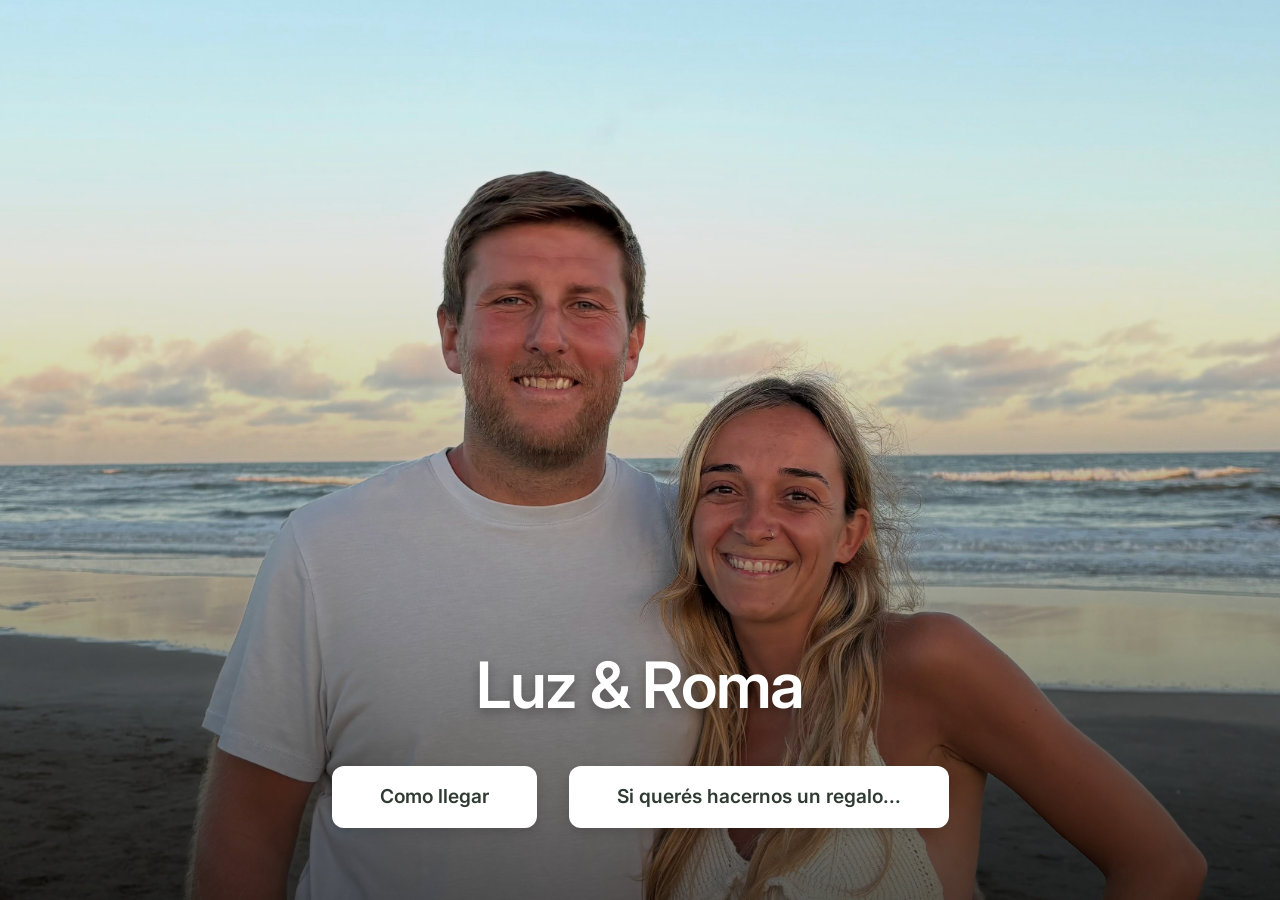
<file: index.html>
<!DOCTYPE html>
<html lang="es">
<head>
  <meta charset="UTF-8" />
  <meta name="viewport" content="width=device-width, initial-scale=1.0" />
  <title>Luz y Roma</title>
  <link rel="stylesheet" href="style.css" />
</head>
<body class="landing-page">

<div class="hero-container">
  <div class="hero-overlay"></div>
  <div class="hero-content">
    <h1 class="hero-title">Luz <span>&</span> Roma</h1>
    <div class="hero-buttons">
      <a href="ubicacion.html" class="hero-btn">Como llegar</a>
      <a href="regalos.html" class="hero-btn">Si querés hacernos un regalo...</a>
    </div>
  </div>
</div>

</body>
</html>
</file>
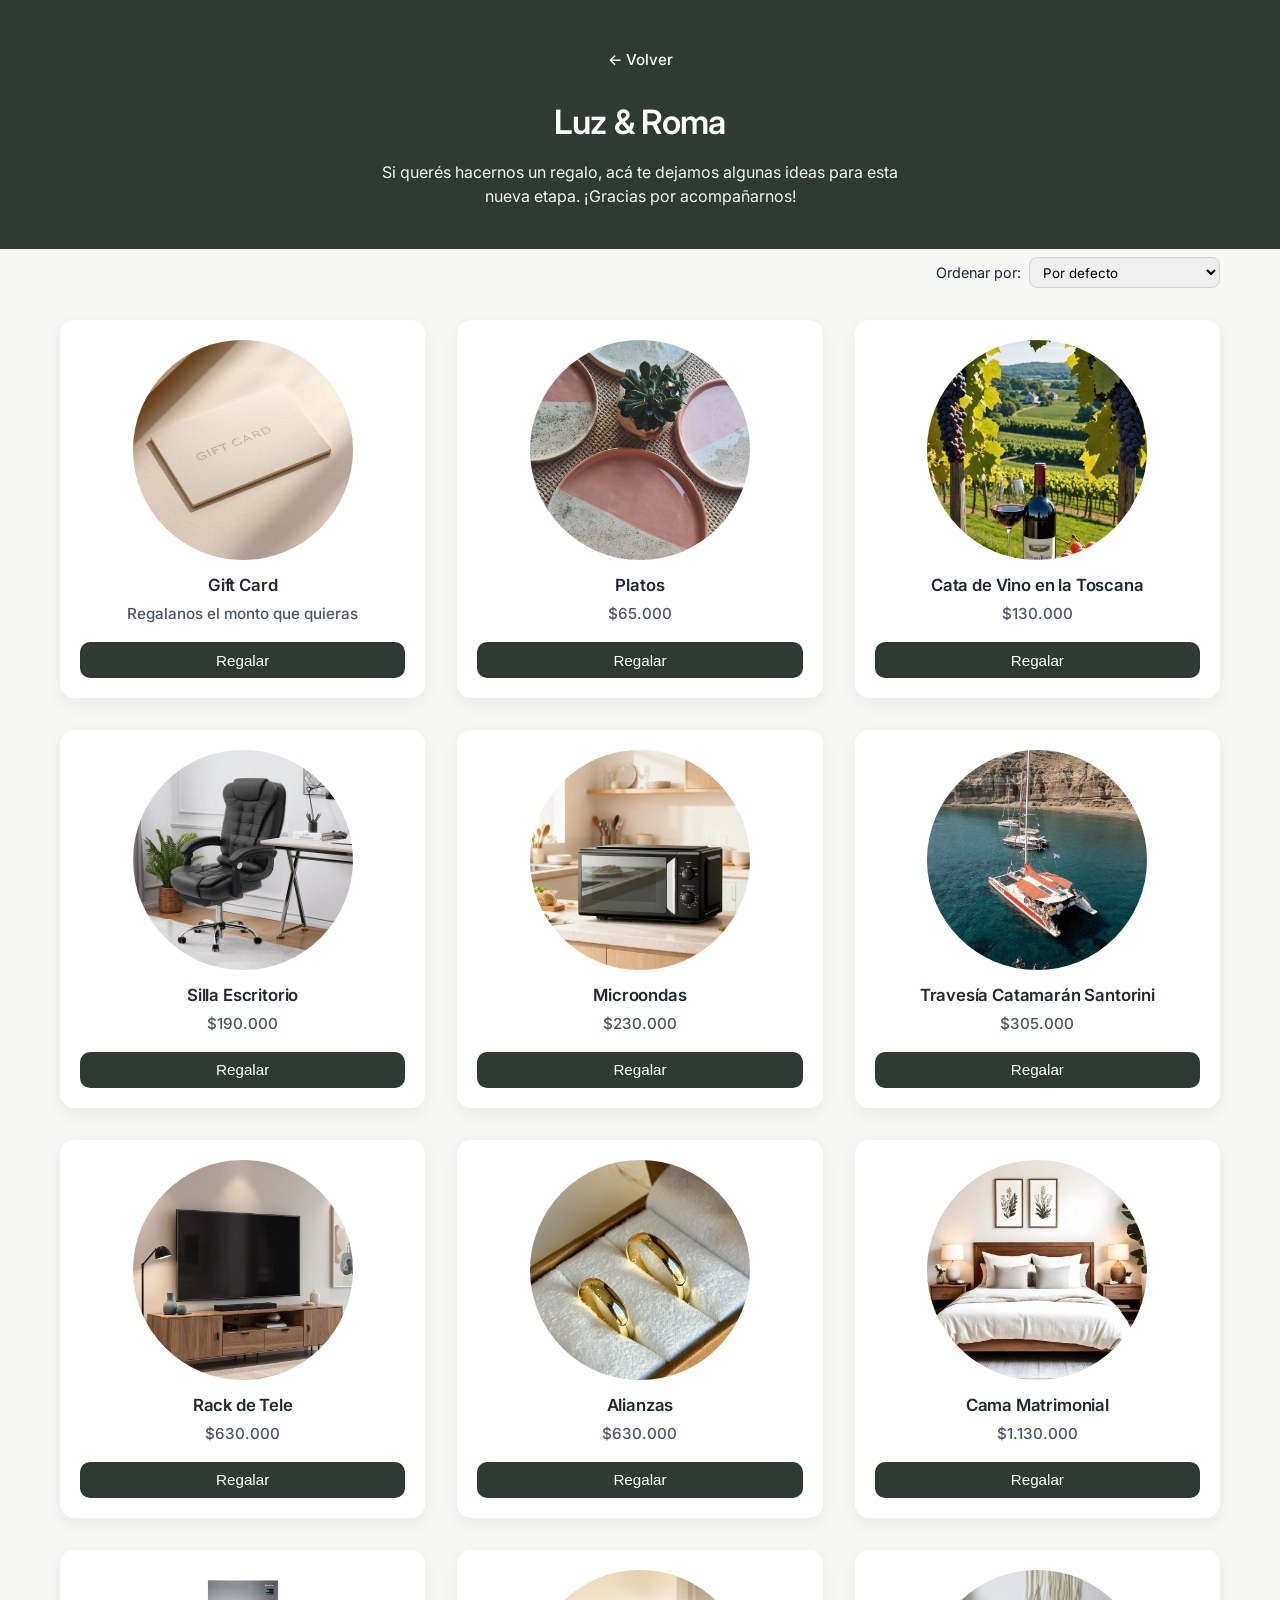
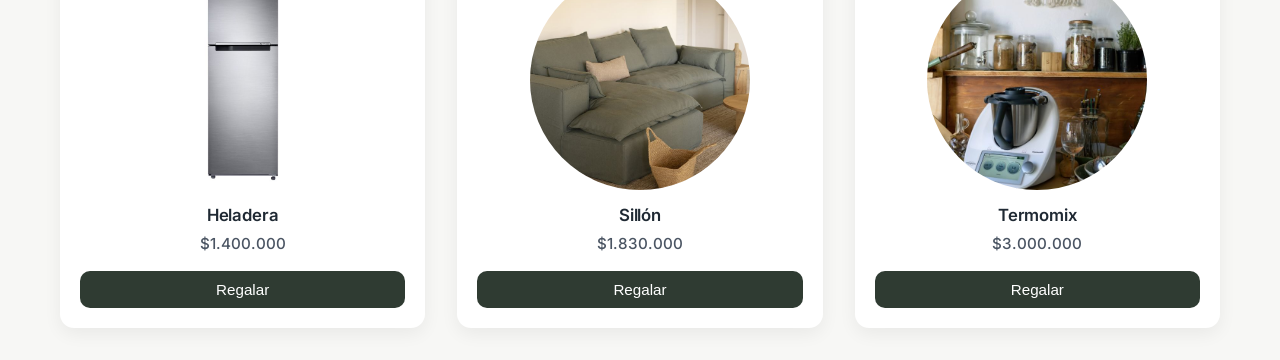
<file: regalos.html>
<!DOCTYPE html>
<html lang="es">
<head>
  <meta charset="UTF-8" />
  <meta name="viewport" content="width=device-width, initial-scale=1.0" />
  <title>Lista de Regalos – Luz & Roma</title>
  <link rel="stylesheet" href="style.css" />
</head>
<body>

<header>
  <a href="index.html" class="back-btn">← Volver</a>
  <h1><span>Luz</span> & <span>Roma</span></h1>
  <p>
    Si querés hacernos un regalo, acá te dejamos algunas ideas para esta nueva etapa.
    ¡Gracias por acompañarnos!
  </p>
</header>

<section class="gift-controls">
  <label for="sort">Ordenar por:</label>
  <select id="sort">
    <option value="default">Por defecto</option>
    <option value="asc">Precio (menor a mayor)</option>
    <option value="desc">Precio (mayor a menor)</option>
  </select>
</section>

<section class="gift-list">

  <!-- 0 -->
  <div class="gift-item" data-price="0" data-currency="ars">
    <img src="gift-card.jpg" alt="Gift Card">
    <h3>Gift Card</h3>
    <p>Regalanos el monto que quieras</p>
    <button onclick="openModal('GIFT CARD')">Regalar</button>
  </div>

  <!-- 1 -->
  <div class="gift-item" data-price="65000" data-currency="ars">
    <img src="platos.jpg" alt="Platos">
    <h3>Platos</h3>
    <p>$65.000</p>
    <button onclick="openModal('PLATOS')">Regalar</button>
  </div>

  <!-- 2 -->
  <div class="gift-item" data-price="130000" data-currency="ars">
    <img src="vino-toscana.jpg" alt="Cata de Vino en la Toscana">
    <h3>Cata de Vino en la Toscana</h3>
    <p>$130.000</p>
    <button onclick="openModal('CATA VINO TOSCANA')">Regalar</button>
  </div>

  <!-- 3 -->
  <div class="gift-item" data-price="190000" data-currency="ars">
    <img src="silla-escritorio.jpg" alt="Silla Escritorio">
    <h3>Silla Escritorio</h3>
    <p>$190.000</p>
    <button onclick="openModal('SILLA ESCRITORIO')">Regalar</button>
  </div>

  <!-- 4 -->
  <div class="gift-item" data-price="230000" data-currency="ars">
    <img src="microondas.jpg" alt="Microondas">
    <h3>Microondas</h3>
    <p>$230.000</p>
    <button onclick="openModal('MICROONDAS')">Regalar</button>
  </div>

  <!-- 5 -->
  <div class="gift-item" data-price="305000" data-currency="ars">
    <img src="catamaran.jpg" alt="Travesía Catamarán Santorini">
    <h3>Travesía Catamarán Santorini</h3>
    <p>$305.000</p>
    <button onclick="openModal('CATAMARAN SANTORINI')">Regalar</button>
  </div>

  <!-- 6 -->
  <div class="gift-item" data-price="630000" data-currency="ars">
    <img src="rack-tv.jpg" alt="Rack de Tele">
    <h3>Rack de Tele</h3>
    <p>$630.000</p>
    <button onclick="openModal('RACK TV')">Regalar</button>
  </div>

  <!-- 7 -->
  <div class="gift-item" data-price="630000" data-currency="ars">
    <img src="alianzas.jpg" alt="Alianzas">
    <h3>Alianzas</h3>
    <p>$630.000</p>
    <button onclick="openModal('ALIANZAS')">Regalar</button>
  </div>

  <!-- 8 -->
  <div class="gift-item" data-price="1130000" data-currency="ars">
    <img src="cama.jpg" alt="Cama Matrimonial">
    <h3>Cama Matrimonial</h3>
    <p>$1.130.000</p>
    <button onclick="openModal('CAMA MATRIMONIAL')">Regalar</button>
  </div>

  <!-- 9 -->
  <div class="gift-item" data-price="1400000" data-currency="ars">
    <img src="heladera.jpg" alt="Heladera">
    <h3>Heladera</h3>
    <p>$1.400.000</p>
    <button onclick="openModal('HELADERA')">Regalar</button>
  </div>

  <!-- 10 -->
  <div class="gift-item" data-price="1830000" data-currency="ars">
    <img src="sillon.jpg" alt="Sillón">
    <h3>Sillón</h3>
    <p>$1.830.000</p>
    <button onclick="openModal('SILLON')">Regalar</button>
  </div>

  <!-- 11 -->
  <div class="gift-item" data-price="3000000" data-currency="ars">
    <img src="termomix.jpg" alt="Termomix">
    <h3>Termomix</h3>
    <p>$3.000.000</p>
    <button onclick="openModal('TERMOMIX')">Regalar</button>
  </div>

</section>

<!-- MODAL -->
<div id="bankModal" class="modal">
  <div class="modal-content">
    <span class="close" onclick="closeModal()">&times;</span>

    <h2>Datos Bancarios</h2>

    <div class="tabs">
      <button class="tab-btn active" data-tab="ars">Pesos</button>
      <button class="tab-btn" data-tab="usd">USD</button>
    </div>

    <div class="tab-content active" id="tab-ars">
      <p><strong>Banco Galicia</strong></p>
      <p>Tomás Romero Carranza</p>
      <div class="cbu-container">
        <span id="cbu-ars">CBU: 0070335030004035723546</span>
        <button class="copy-btn" onclick="copyCBU('cbu-ars')">📋 Copiar</button>
      </div>
      <p>Alias: tomasromerocarranza</p>
    </div>

    <div class="tab-content" id="tab-usd">
      <p><strong>Banco Galicia</strong></p>
      <p>Tomás Romero Carranza</p>
      <div class="cbu-container">
        <span id="cbu-usd">CBU: 0070335031004013619017</span>
        <button class="copy-btn" onclick="copyCBU('cbu-usd')">📋 Copiar</button>
      </div>
      <p>Alias: luzyroma.usd</p>
    </div>

    <hr>
    <p><em id="motivo-text"></em></p>
    <p id="copy-status" class="copy-status"></p>
  </div>
</div>

<script src="script.js"></script>
</body>
</html>
</file>
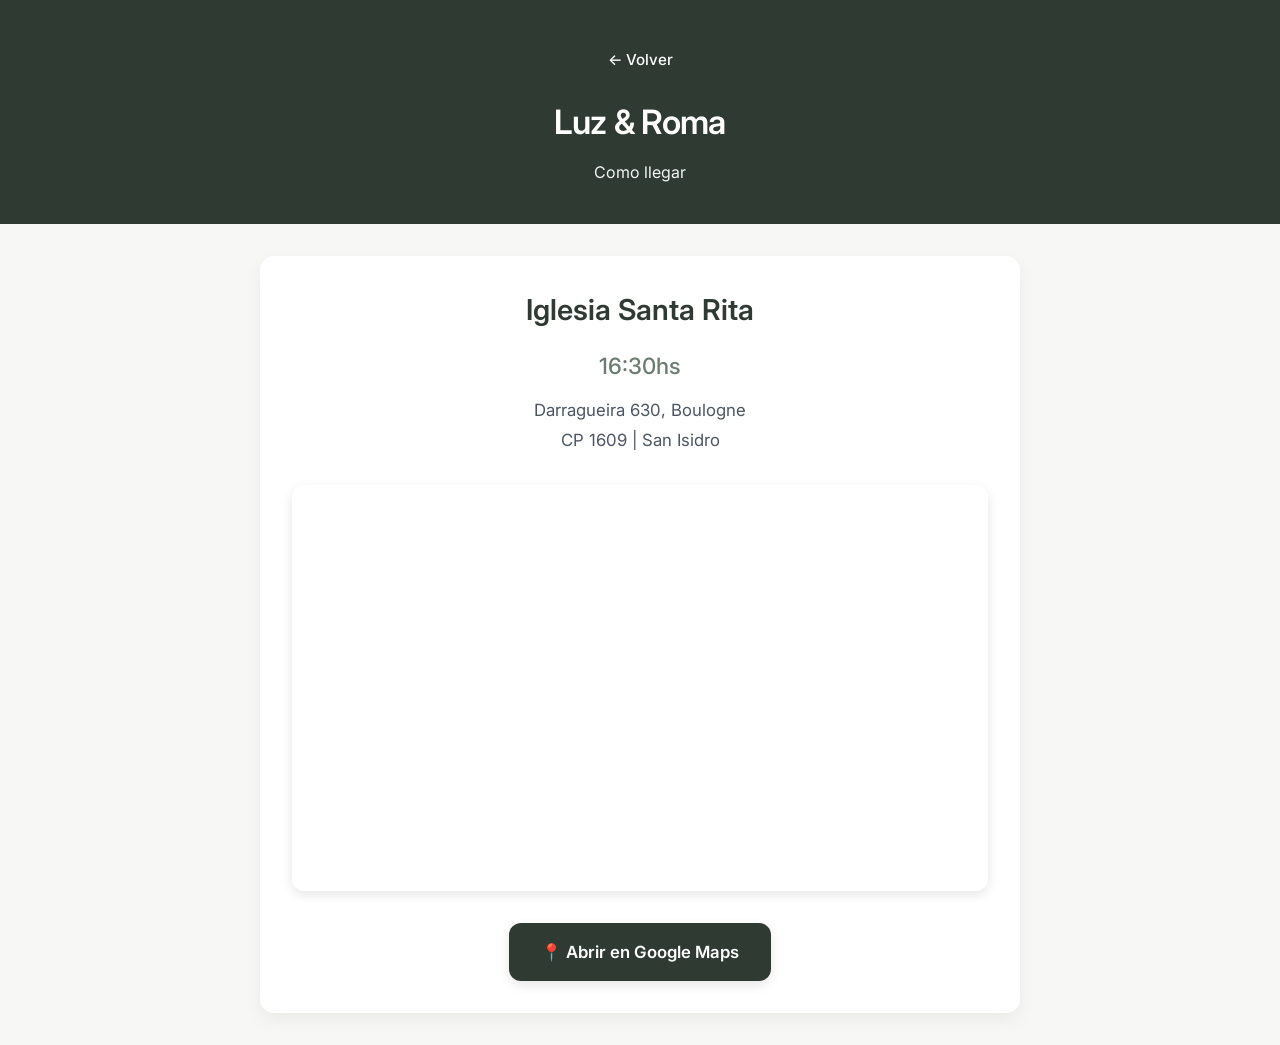
<file: ubicacion.html>
<!DOCTYPE html>
<html lang="es">
<head>
  <meta charset="UTF-8" />
  <meta name="viewport" content="width=device-width, initial-scale=1.0" />
  <title>Como llegar – Luz & Roma</title>
  <link rel="stylesheet" href="style.css" />
</head>
<body>

<header>
  <a href="index.html" class="back-btn">← Volver</a>
  <h1><span>Luz</span> & <span>Roma</span></h1>
  <p>Como llegar</p>
</header>

<section class="location-container">
  <div class="location-content">

    <div class="location-details">
      <h2>Iglesia Santa Rita</h2>
      <p class="ceremony-time">16:30hs</p>
      <p class="address">Darragueira 630, Boulogne</p>
      <p class="address">CP 1609 | San Isidro</p>
    </div>

    <div class="map-container">
      <iframe
        src="https://www.google.com/maps/embed?pb=!1m18!1m12!1m3!1d3287.8745678901234!2d-58.5664629!3d-34.4985491!2m3!1f0!2f0!3f0!3m2!1i1024!2i768!4f13.1!3m3!1m2!1s0x95bcba9c61d7c6fd%3A0x8fba17ba23a564bc!2sIglesia%20Santa%20Rita!5e0!3m2!1ses!2sar!4v1234567890123!5m2!1ses!2sar"
        allowfullscreen=""
        loading="lazy"
        referrerpolicy="no-referrer-when-downgrade">
      </iframe>
    </div>

    <a
      href="https://www.google.com/maps/dir//Iglesia+Santa+Rita,+Darragueira+630,+Boulogne,+Provincia+de+Buenos+Aires/@-34.4985491,-58.5664629,16z/data=!4m9!4m8!1m0!1m5!1m1!1s0x95bcba9c61d7c6fd:0x8fba17ba23a564bc!2m2!1d-58.5584449!2d-34.495958!3e0"
      class="maps-btn"
      target="_blank"
      rel="noopener noreferrer">
      📍 Abrir en Google Maps
    </a>

  </div>
</section>

</body>
</html>
</file>
<file: style.css>
/* =========================
   GOOGLE FONT
========================= */
@import url('https://fonts.googleapis.com/css2?family=Inter:wght@400;500;600&display=swap');

/* =========================
   RESET
========================= */
* {
  margin: 0;
  padding: 0;
  box-sizing: border-box;
}

/* =========================
   BASE
========================= */
body {
  font-family: 'Inter', system-ui, -apple-system, BlinkMacSystemFont, sans-serif;
  background-color: #f7f7f5;
  color: #1f2933;
  line-height: 1.55;
  font-size: 16px;
}

/* =========================
   LANDING PAGE HERO
========================= */
.landing-page {
  margin: 0;
  padding: 0;
}

.hero-container {
  position: relative;
  width: 100%;
  min-height: 100svh; /* modern mobile-safe viewport */
  background-image: url('landing.jpg');
  background-size: cover;
  background-position: center;
  display: flex;
  align-items: flex-end; /* push content down */
  justify-content: center;
}

.hero-overlay {
  position: absolute;
  inset: 0;
  background: linear-gradient(
    to top,
    rgba(0,0,0,0.65) 0%,
    rgba(0,0,0,0.35) 35%,
    rgba(0,0,0,0.15) 60%,
    rgba(0,0,0,0.05) 100%
  );
}

.hero-content {
  position: relative;
  z-index: 10;
  text-align: center;
  color: white;
  padding: 2rem;
  padding-bottom: 8vh; /* keeps buttons above bottom UI */
}

.hero-title {
  font-size: clamp(2.5rem, 5vw, 4rem);
  font-weight: 600;
  letter-spacing: -0.02em;
  margin-bottom: 2rem;
  text-shadow: 0 4px 12px rgba(0,0,0,0.3);
}

.hero-title span {
  font-weight: inherit;
  font-style: normal;
}

.hero-buttons {
  display: flex;
  gap: 2rem;
  flex-wrap: wrap;
  justify-content: center;
}

.hero-btn {
  display: inline-block;
  padding: 1rem 3rem;
  background-color: white;
  color: #2f3b32;
  text-decoration: none;
  font-size: 1.2rem;
  font-weight: 600;
  border-radius: 12px;
  transition: all 0.3s ease;
  box-shadow: 0 4px 12px rgba(0,0,0,0.15);
  min-height: 48px;
}

.hero-btn:hover {
  transform: translateY(-2px);
  box-shadow: 0 6px 20px rgba(0,0,0,0.25);
  background-color: #2f3b32;
  color: white;
}

@media (max-width: 600px) {
  .hero-container {
    align-items: flex-end;
  }

  .hero-content {
    padding-bottom: 3rem;
  }

  .hero-title {
    font-size: 2.5rem;
  }

  .hero-buttons {
    flex-direction: column;
    gap: 1rem;
  }

  .hero-btn {
    width: 100%;
    max-width: 350px;
    font-size: 1rem;
    padding: 0.85rem 2rem;
  }
}

/* =========================
   HEADER
========================= */
header {
  background-color: #2f3b32;
  color: white;
  text-align: center;
  padding: 2.5rem 1.25rem;
}

header h1 {
  font-size: 2.1rem;
  font-weight: 600;
  letter-spacing: -0.02em;
  margin-bottom: 0.75rem;
}

header p {
  font-size: 1rem;
  opacity: 0.95;
  max-width: 520px;
  margin: 0 auto;
}

/* Back Button */
.back-btn {
  display: inline-block;
  color: white;
  text-decoration: none;
  font-size: 0.95rem;
  font-weight: 500;
  margin-bottom: 1rem;
  padding: 0.5rem 1rem;
  border-radius: 8px;
  transition: background-color 0.2s ease;
}

.back-btn:hover {
  background-color: rgba(255, 255, 255, 0.1);
}

/* =========================
   CURRENCY SELECTOR
========================= */
.currency-selector {
  display: flex;
  justify-content: center;
  gap: 12px;
  margin: 1.5rem 0 0.5rem;
}

.currency-btn {
  padding: 0.45rem 1.4rem;
  border-radius: 999px;
  border: 1px solid #d1d5db;
  background: white;
  font-size: 0.9rem;
  font-weight: 500;
  cursor: pointer;
}

.currency-btn.active {
  background: #2f3b32;
  color: white;
  border-color: #2f3b32;
}

/* =========================
   SORT CONTROLS
========================= */
.gift-controls {
  display: flex;
  justify-content: flex-end;
  align-items: center;
  gap: 0.5rem;
  max-width: 1200px;
  margin: 0.5rem auto 0;
  padding: 0 1.25rem;
  font-size: 0.9rem;
}

.gift-controls select {
  padding: 0.35rem 0.6rem;
  border-radius: 8px;
  border: 1px solid #d1d5db;
  font-family: 'Inter', sans-serif;
}

/* =========================
   GRID
========================= */
.gift-list {
  display: grid;
  grid-template-columns: repeat(auto-fit, minmax(300px, 1fr));
  gap: 2rem;
  padding: 2rem 1.25rem;
  max-width: 1200px;
  margin: 0 auto;
}

/* =========================
   GIFT CARD
========================= */
.gift-item {
  background: white;
  border-radius: 14px;
  box-shadow: 0 6px 18px rgba(0,0,0,0.06);
  overflow: hidden;
  transition: transform 0.2s ease, box-shadow 0.2s ease, opacity 0.3s ease;
  text-align: center;
}

.gift-item:hover {
  transform: translateY(-4px);
  box-shadow: 0 10px 26px rgba(0,0,0,0.08);
}

.gift-item.fade-out {
  opacity: 0;
  transform: scale(0.97);
}

.gift-item.fade-in {
  opacity: 1;
  transform: scale(1);
}

/* =========================
   IMAGE (CIRCULAR, LARGE)
========================= */
.gift-item img {
  width: 220px;
  height: 220px;
  object-fit: cover;
  border-radius: 50%;
  display: block;
  margin: 1.25rem auto 0.5rem;
}

/* =========================
   CONTENT
========================= */
.gift-item h3 {
  font-size: 1.05rem;
  font-weight: 600;
  margin: 0.75rem 1.25rem 0.25rem;
  letter-spacing: -0.01em;
}

.gift-item p {
  margin: 0 1.25rem 1rem;
  font-size: 0.95rem;
  font-weight: 500;
  color: #4b5563;
}

/* =========================
   BUTTON
========================= */
.gift-item button {
  margin: 0 1.25rem 1.25rem;
  width: calc(100% - 2.5rem);
  background-color: #2f3b32;
  color: white;
  border: none;
  padding: 0.6rem 0;
  border-radius: 10px;
  font-size: 0.95rem;
  font-weight: 500;
  cursor: pointer;
}

.gift-item button:hover {
  background-color: #243028;
}

/* =========================
   MODAL
========================= */
.modal {
  display: none;
  position: fixed;
  inset: 0;
  background: rgba(0,0,0,0.6);
  justify-content: center;
  align-items: center;
  z-index: 1000;
}

.modal-content {
  background: white;
  padding: 1.75rem;
  border-radius: 14px;
  text-align: center;
  max-width: 420px;
  width: 90%;
  position: relative;
}

.modal-content h2 {
  font-size: 1.4rem;
  font-weight: 600;
  margin-bottom: 0.75rem;
}

.modal-content p {
  font-size: 0.9rem;
  margin-bottom: 0.4rem;
}

.close {
  position: absolute;
  top: 12px;
  right: 14px;
  font-size: 1.3rem;
  cursor: pointer;
  color: #555;
}

/* =========================
   TABS
========================= */
.tabs {
  display: flex;
  gap: 8px;
  margin-bottom: 1rem;
}

.tab-btn {
  flex: 1;
  padding: 0.45rem;
  border: 1px solid #d1d5db;
  border-radius: 10px;
  background: #f3f4f6;
  cursor: pointer;
  font-family: 'Inter', sans-serif;
  font-size: 0.85rem;
  font-weight: 500;
}

.tab-btn.active {
  background: #2f3b32;
  color: white;
  border-color: #2f3b32;
}

.tab-content {
  display: none;
}

.tab-content.active {
  display: block;
}

/* =========================
   COPY
========================= */
.cbu-container {
  display: flex;
  justify-content: center;
  gap: 8px;
  margin: 0.5rem 0;
  flex-wrap: wrap;
}

.copy-btn {
  background: transparent;
  border: 1px solid #2f3b32;
  padding: 0.25rem 0.6rem;
  border-radius: 8px;
  font-size: 0.75rem;
  cursor: pointer;
}

.copy-btn:hover {
  background: #2f3b32;
  color: white;
}

.copy-status {
  font-size: 0.8rem;
  margin-top: 0.4rem;
  color: #2f3b32;
}

/* =========================
   LOCATION PAGE
========================= */
.location-container {
  max-width: 800px;
  margin: 2rem auto;
  padding: 0 1.25rem;
}

.location-content {
  background: white;
  border-radius: 14px;
  padding: 2rem;
  box-shadow: 0 6px 18px rgba(0,0,0,0.06);
  text-align: center;
}

.location-details h2 {
  font-size: 1.8rem;
  font-weight: 600;
  color: #2f3b32;
  margin-bottom: 1rem;
}

.location-details .ceremony-time {
  font-size: 1.4rem;
  font-weight: 500;
  color: #6b7c70;
  margin-top: 0.3rem;
  margin-bottom: 0.8rem;
}

.location-details .address {
  font-size: 1.05rem;
  color: #4b5563;
  margin: 0.25rem 0;
}

.map-container {
  margin: 2rem 0;
  border-radius: 12px;
  overflow: hidden;
  box-shadow: 0 4px 12px rgba(0,0,0,0.1);
}

.map-container iframe {
  width: 100%;
  height: 400px;
  border: none;
}

.maps-btn {
  display: inline-block;
  padding: 1rem 2rem;
  background-color: #2f3b32;
  color: white;
  text-decoration: none;
  font-size: 1.05rem;
  font-weight: 600;
  border-radius: 12px;
  transition: all 0.3s ease;
  box-shadow: 0 4px 12px rgba(0,0,0,0.1);
}

.maps-btn:hover {
  background-color: #243028;
  transform: translateY(-2px);
  box-shadow: 0 6px 16px rgba(0,0,0,0.15);
}

/* =========================
   MOBILE
========================= */
@media (max-width: 600px) {
  header h1 {
    font-size: 1.8rem;
  }

  .gift-item img {
    width: 190px;
    height: 190px;
  }

  .gift-controls {
    justify-content: center;
  }

  .location-content {
    padding: 1.5rem;
  }

  .location-details h2 {
    font-size: 1.5rem;
  }

  .map-container iframe {
    height: 300px;
  }

  .maps-btn {
    width: 100%;
    padding: 0.9rem;
  }
}


.hero-title {
  animation: fadeTitle 1.2s ease-out;
}

.hero-buttons {
  animation: fadeButtons 1.4s ease-out;
}

@keyframes fadeTitle {
  from {
    opacity: 0;
    transform: translateY(-12px);
  }
  to {
    opacity: 1;
    transform: translateY(0);
  }
}

@keyframes fadeButtons {
  from {
    opacity: 0;
    transform: translateY(16px);
  }
  to {
    opacity: 1;
    transform: translateY(0);
  }
}
</file>
